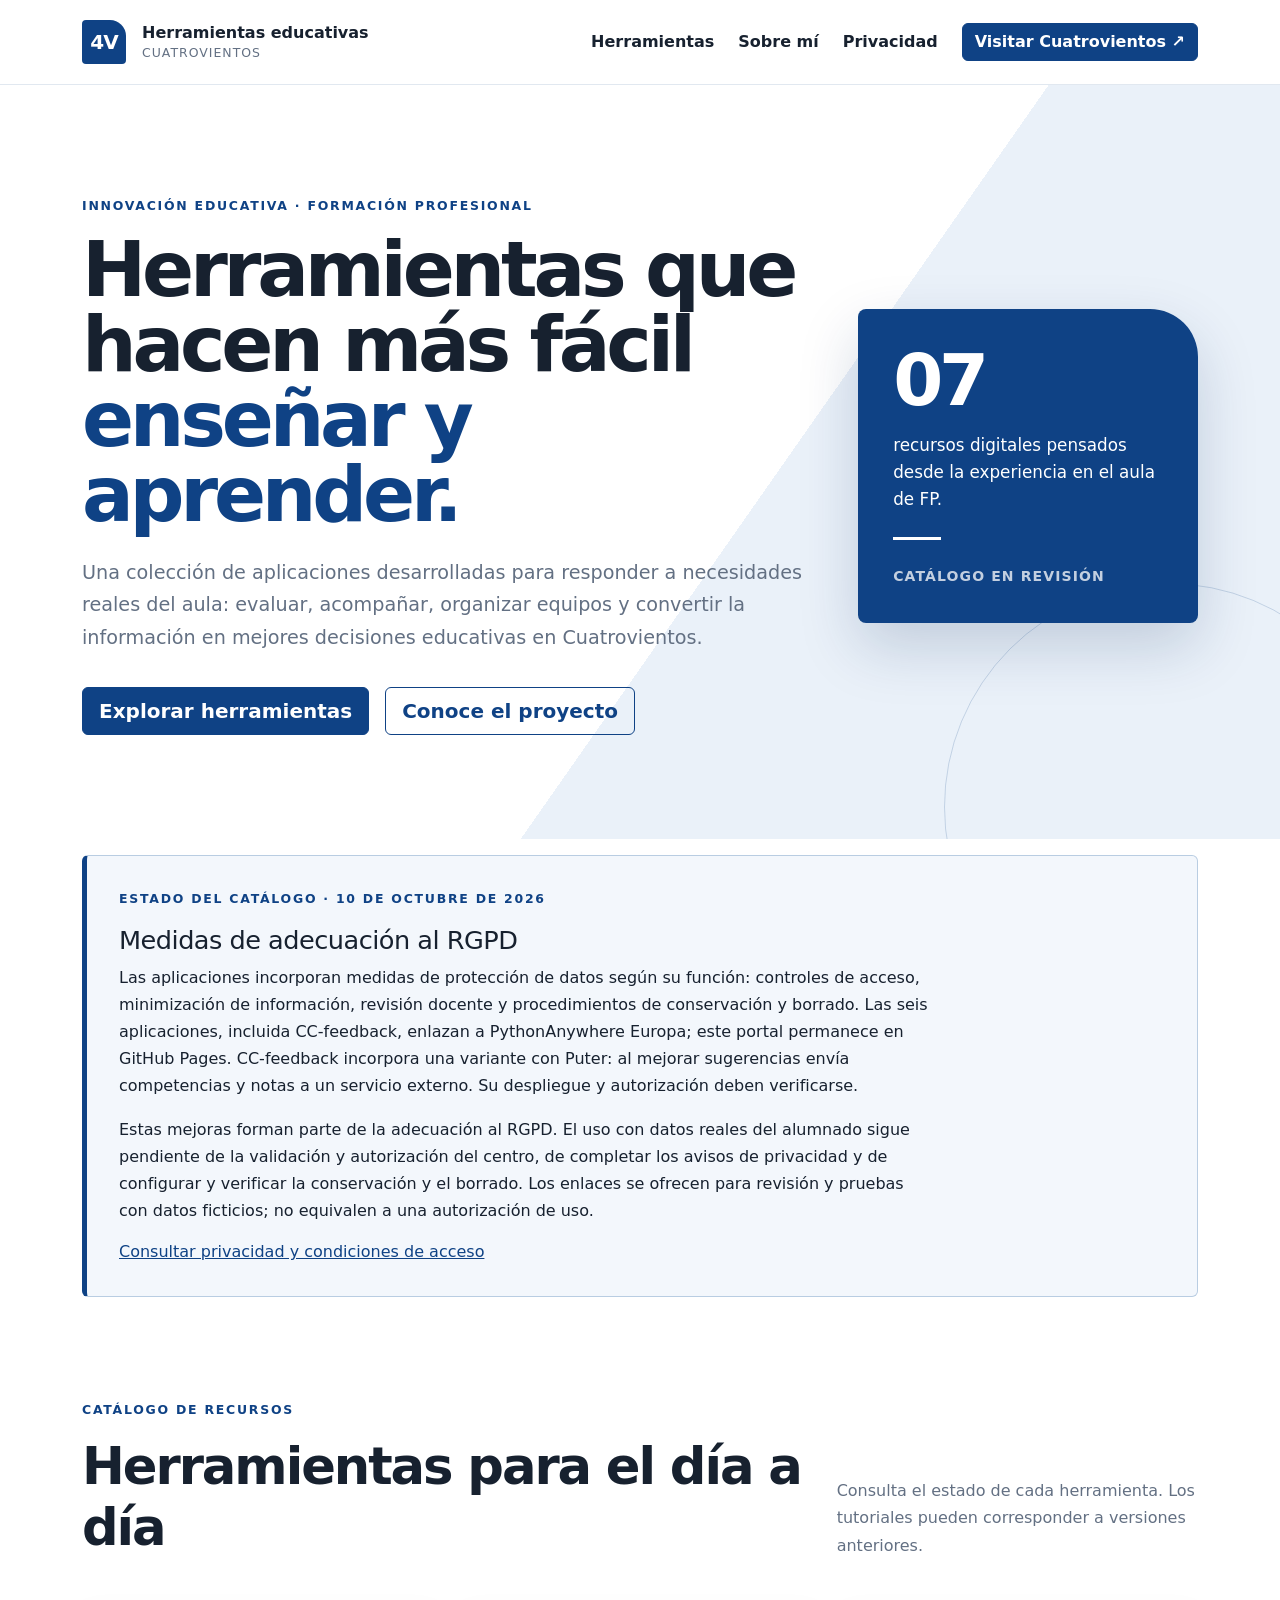
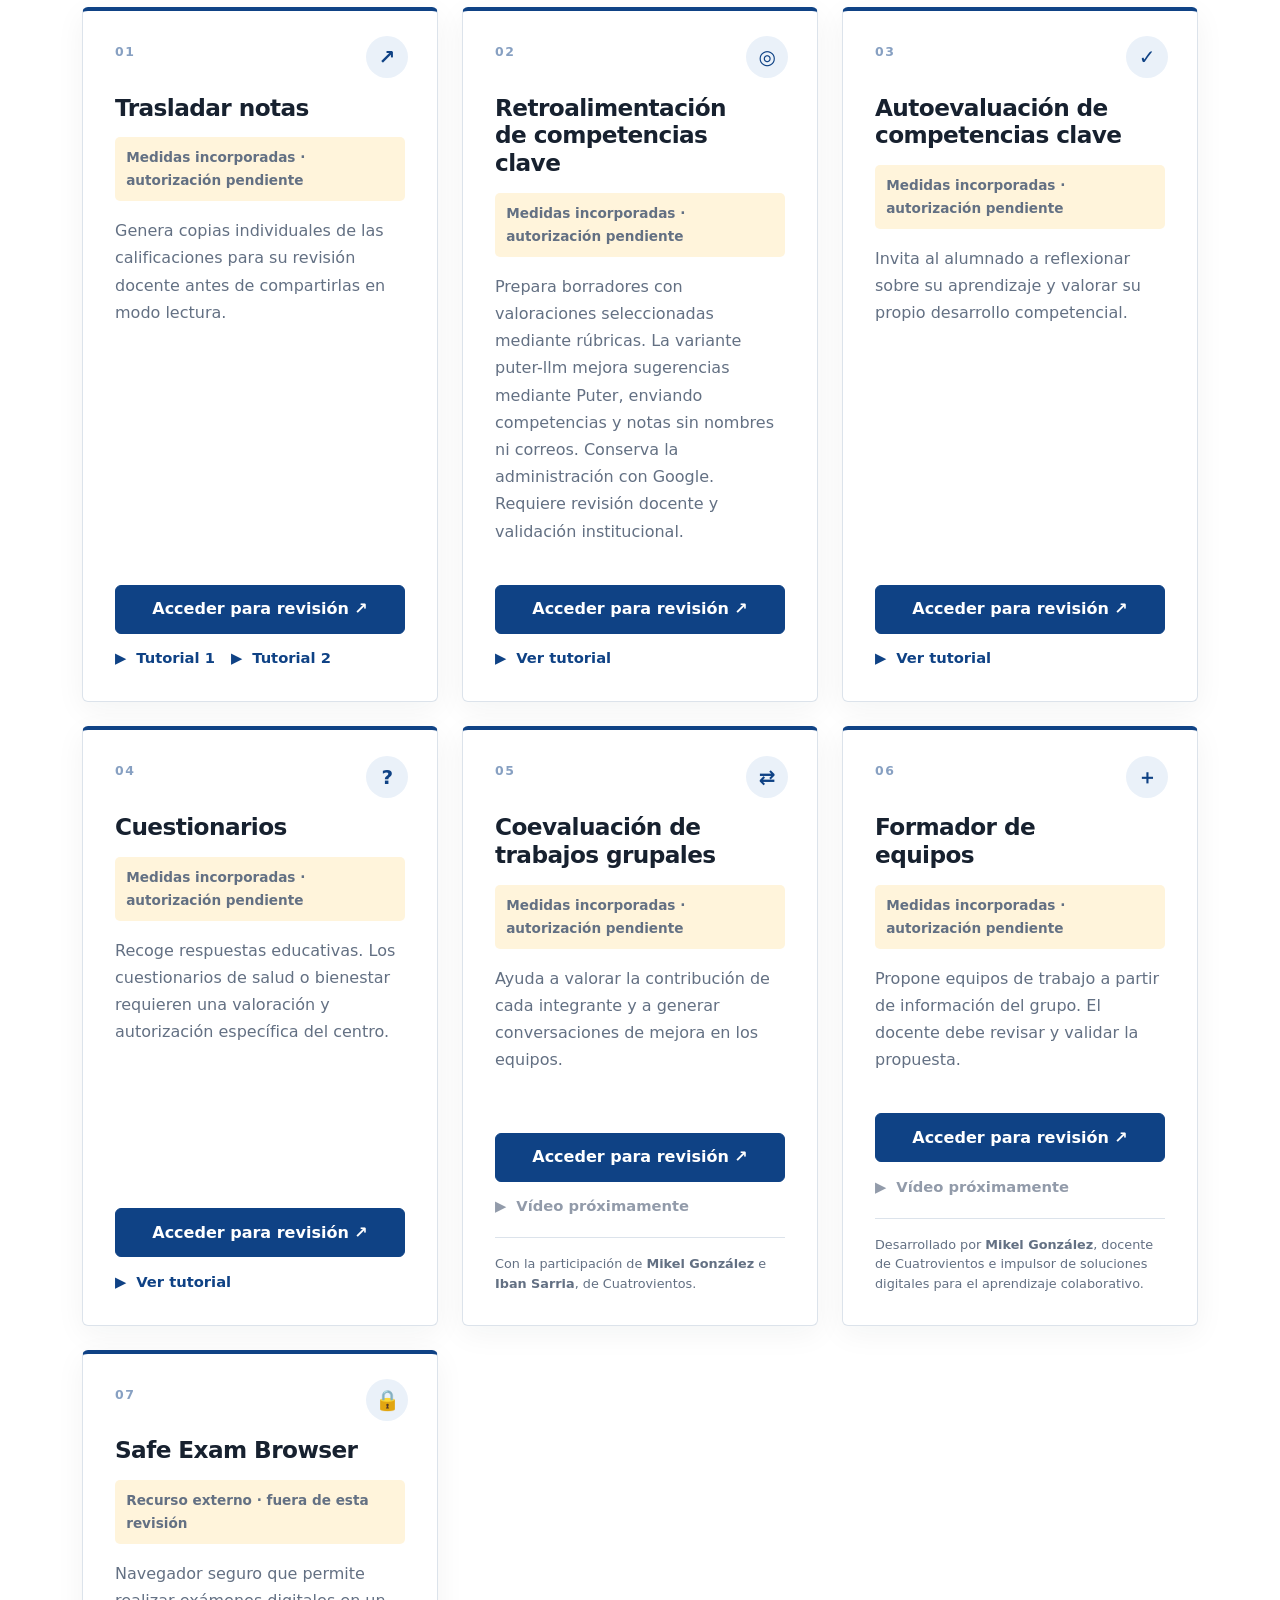
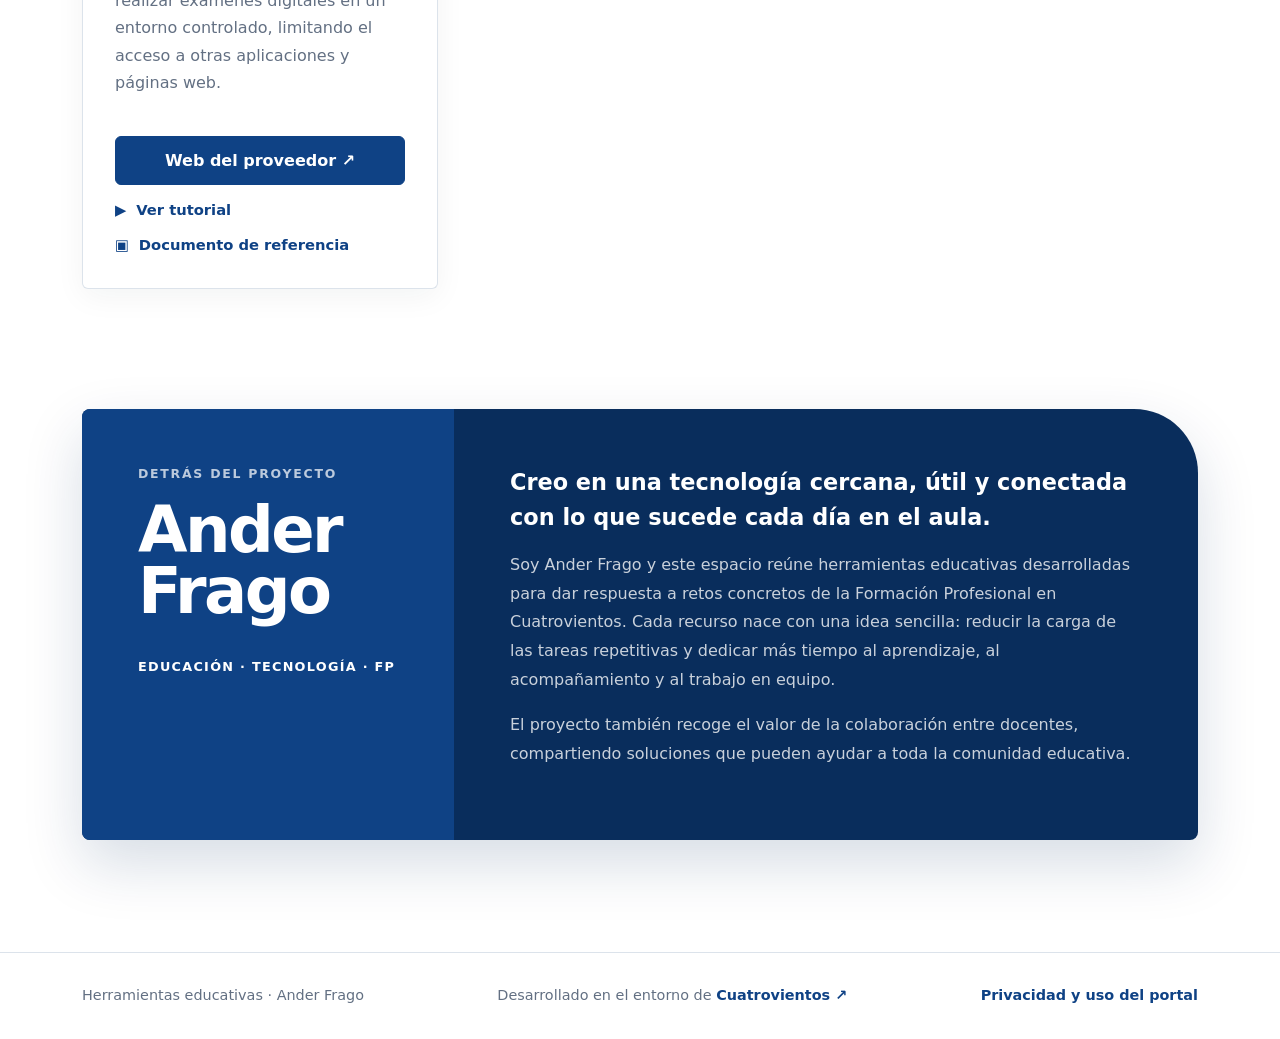
<file: index.html>
<!doctype html>
<html lang="es">

<head>
  <meta charset="utf-8">
  <meta name="viewport" content="width=device-width, initial-scale=1">
  <meta name="description"
    content="Herramientas digitales para la educación y la Formación Profesional desarrolladas en Cuatrovientos.">
  <meta name="referrer" content="no-referrer">
  <meta http-equiv="Content-Security-Policy" content="default-src 'self'; script-src 'self'; style-src 'self'; img-src 'self' data:; font-src 'self'; connect-src 'none'; object-src 'none'; base-uri 'none'; form-action 'none'">
  <meta name="theme-color" content="#0f4285">
  <title>Herramientas educativas · Cuatrovientos</title>
  <link rel="stylesheet" href="assets/vendor/bootstrap/bootstrap.min.css">
  <link rel="stylesheet" href="assets/css/styles.css">
</head>

<body>
  <a class="skip-link" href="#herramientas">Saltar a las herramientas</a>

  <header class="site-header sticky-top">
    <nav class="navbar navbar-expand-lg" aria-label="Navegación principal">
      <div class="container">
        <a class="navbar-brand d-flex align-items-center gap-3" href="#inicio" aria-label="Inicio">
          <span class="brand-mark" aria-hidden="true">4V</span>
          <span><strong>Herramientas educativas</strong><small>Cuatrovientos</small></span>
        </a>
        <button class="navbar-toggler" type="button" data-bs-toggle="collapse" data-bs-target="#mainNav"
          aria-controls="mainNav" aria-expanded="false" aria-label="Abrir menú">
          <span class="navbar-toggler-icon"></span>
        </button>
        <div class="collapse navbar-collapse" id="mainNav">
          <ul class="navbar-nav ms-auto align-items-lg-center gap-lg-2">
            <li class="nav-item"><a class="nav-link" href="#herramientas">Herramientas</a></li>
            <li class="nav-item"><a class="nav-link" href="#sobre-mi">Sobre mí</a></li>
            <li class="nav-item"><a class="nav-link" href="privacidad.html">Privacidad</a></li>
            <li class="nav-item"><a class="btn btn-primary ms-lg-2" href="https://www.cuatrovientos.org/"
                target="_blank" rel="noopener noreferrer">Visitar Cuatrovientos <span aria-hidden="true">↗</span></a>
            </li>
          </ul>
        </div>
      </div>
    </nav>
  </header>

  <main id="inicio">
    <section class="hero">
      <div class="container">
        <div class="row align-items-center g-5">
          <div class="col-lg-8">
            <p class="eyebrow">Innovación educativa · Formación Profesional</p>
            <h1>Herramientas que hacen más fácil <span>enseñar y aprender.</span></h1>
            <p class="hero-copy">Una colección de aplicaciones desarrolladas para responder a necesidades reales del
              aula: evaluar, acompañar, organizar equipos y convertir la información en mejores decisiones educativas en
              Cuatrovientos.</p>
            <div class="d-flex flex-wrap gap-3">
              <a class="btn btn-primary btn-lg" href="#herramientas">Explorar herramientas</a>
              <a class="btn btn-outline-primary btn-lg" href="#sobre-mi">Conoce el proyecto</a>
            </div>
          </div>
          <div class="col-lg-4">
            <aside class="hero-note" aria-label="Resumen del proyecto">
              <span class="hero-note-number">07</span>
              <p>recursos digitales pensados desde la experiencia en el aula de FP.</p>
              <div class="hero-note-rule"></div>
              <small>Catálogo en revisión</small>
            </aside>
          </div>
        </div>
      </div>
    </section>

    <section class="review-section" aria-labelledby="review-title">
      <div class="container">
        <div class="review-notice">
          <p class="eyebrow">Estado del catálogo · 10 de octubre de 2026</p>
          <h2 id="review-title">Medidas de adecuación al RGPD</h2>
          <p>Las aplicaciones incorporan medidas de protección de datos según su función: controles de acceso, minimización de información, revisión docente y procedimientos de conservación y borrado. Las seis aplicaciones, incluida CC-feedback, enlazan a PythonAnywhere Europa; este portal permanece en GitHub Pages. CC-feedback incorpora una variante con Puter: al mejorar sugerencias envía competencias y notas a un servicio externo. Su despliegue y autorización deben verificarse.</p>
          <p>Estas mejoras forman parte de la adecuación al RGPD. El uso con datos reales del alumnado sigue pendiente de la validación y autorización del centro, de completar los avisos de privacidad y de configurar y verificar la conservación y el borrado. Los enlaces se ofrecen para revisión y pruebas con datos ficticios; no equivalen a una autorización de uso.</p>
          <a href="privacidad.html">Consultar privacidad y condiciones de acceso</a>
        </div>
      </div>
    </section>

    <section class="tools-section" id="herramientas">
      <div class="container">
        <div class="section-heading row align-items-end g-3">
          <div class="col-lg-8">
            <p class="eyebrow">Catálogo de recursos</p>
            <h2>Herramientas para el día a día</h2>
          </div>
          <div class="col-lg-4">
            <p class="section-intro">Consulta el estado de cada herramienta. Los tutoriales pueden corresponder a versiones anteriores.
            </p>
          </div>
        </div>

        <div class="row g-4">
          <div class="col-md-6 col-xl-4">
            <article class="tool-card h-100">
              <div class="tool-number">01</div>
              <div class="tool-icon" aria-hidden="true">↗</div>
              <h3>Trasladar notas</h3>
              <p class="tool-status">Medidas incorporadas · autorización pendiente</p>
              <p>Genera copias individuales de las calificaciones para su revisión docente antes de compartirlas en modo lectura.</p>
              <div class="tool-actions">
                <a class="btn btn-primary" href="https://trasladarnotas.eu.pythonanywhere.com/" target="_blank" rel="noopener noreferrer">Acceder para revisión <span aria-hidden="true">↗</span></a>
                <a class="video-link" href="https://drive.google.com/open?id=1fG2mTaVDEqdZGYYdb9iMjsdJXSwMkXg1"
                  target="_blank" rel="noopener noreferrer"><span aria-hidden="true">▶</span> Tutorial 1</a>
                <a class="video-link" href="https://drive.google.com/open?id=11gkAU14xkc_9jdXdIKd8LXV0ZwuSZc7D"
                  target="_blank" rel="noopener noreferrer"><span aria-hidden="true">▶</span> Tutorial 2</a>
              </div>
            </article>
          </div>

          <div class="col-md-6 col-xl-4">
            <article class="tool-card h-100">
              <div class="tool-number">02</div>
              <div class="tool-icon" aria-hidden="true">◎</div>
              <h3>Retroalimentación de competencias clave</h3>
              <p class="tool-status">Medidas incorporadas · autorización pendiente</p>
              <p>Prepara borradores con valoraciones seleccionadas mediante rúbricas. La variante puter-llm mejora sugerencias mediante Puter, enviando competencias y notas sin nombres ni correos. Conserva la administración con Google. Requiere revisión docente y validación institucional.</p>
              <div class="tool-actions">
                <a class="btn btn-primary" href="https://ccfeedback.eu.pythonanywhere.com/" target="_blank" rel="noopener noreferrer">Acceder para revisión <span aria-hidden="true">↗</span></a>
                <a class="video-link" href="https://drive.google.com/open?id=1tjrzH6XLah9Ah1Yx10GaiMkNwZctap6p"
                  target="_blank" rel="noopener noreferrer"><span aria-hidden="true">▶</span> Ver tutorial</a>
              </div>
            </article>
          </div>

          <div class="col-md-6 col-xl-4">
            <article class="tool-card h-100">
              <div class="tool-number">03</div>
              <div class="tool-icon" aria-hidden="true">✓</div>
              <h3>Autoevaluación de competencias clave</h3>
              <p class="tool-status">Medidas incorporadas · autorización pendiente</p>
              <p>Invita al alumnado a reflexionar sobre su aprendizaje y valorar su propio desarrollo competencial.</p>
              <div class="tool-actions">
                <a class="btn btn-primary" href="https://competenciasclaveauto.eu.pythonanywhere.com/" target="_blank" rel="noopener noreferrer">Acceder para revisión <span aria-hidden="true">↗</span></a>
                <a class="video-link" href="https://drive.google.com/open?id=1KeabAqZYuDcyzgZPoeTScOvV4JOjujh7"
                  target="_blank" rel="noopener noreferrer"><span aria-hidden="true">▶</span> Ver tutorial</a>
              </div>
            </article>
          </div>

          <div class="col-md-6 col-xl-4">
            <article class="tool-card h-100">
              <div class="tool-number">04</div>
              <div class="tool-icon" aria-hidden="true">?</div>
              <h3>Cuestionarios</h3>
              <p class="tool-status">Medidas incorporadas · autorización pendiente</p>
              <p>Recoge respuestas educativas. Los cuestionarios de salud o bienestar requieren una valoración y autorización específica del centro.</p>
              <div class="tool-actions">
                <a class="btn btn-primary" href="https://cuestionarios4v.eu.pythonanywhere.com/acceso" target="_blank" rel="noopener noreferrer">Acceder para revisión <span aria-hidden="true">↗</span></a>
                <a class="video-link" href="https://drive.google.com/open?id=1bzIXFirZxd4jwTg6L_9GSG7ad6YKd5XA"
                  target="_blank" rel="noopener noreferrer"><span aria-hidden="true">▶</span> Ver tutorial</a>
              </div>
            </article>
          </div>

          <div class="col-md-6 col-xl-4">
            <article class="tool-card h-100">
              <div class="tool-number">05</div>
              <div class="tool-icon" aria-hidden="true">⇄</div>
              <h3>Coevaluación de trabajos grupales</h3>
              <p class="tool-status">Medidas incorporadas · autorización pendiente</p>
              <p>Ayuda a valorar la contribución de cada integrante y a generar conversaciones de mejora en los equipos.
              </p>
              <div class="tool-actions">
                <a class="btn btn-primary" href="https://coevaluacionequipos.eu.pythonanywhere.com/" target="_blank" rel="noopener noreferrer">Acceder para revisión <span aria-hidden="true">↗</span></a>
                <span class="video-link disabled" aria-disabled="true"><span aria-hidden="true">▶</span> Vídeo
                  próximamente</span>
              </div>
              <p class="credit">Con la participación de <strong>Mikel González</strong> e <strong>Iban Sarria</strong>,
                de Cuatrovientos.</p>
            </article>
          </div>

          <div class="col-md-6 col-xl-4">
            <article class="tool-card h-100">
              <div class="tool-number">06</div>
              <div class="tool-icon" aria-hidden="true">＋</div>
              <h3>Formador de equipos</h3>
              <p class="tool-status">Medidas incorporadas · autorización pendiente</p>
              <p>Propone equipos de trabajo a partir de información del grupo. El docente debe revisar y validar la propuesta.</p>
              <div class="tool-actions">
                <a class="btn btn-primary" href="https://formadorequipos.eu.pythonanywhere.com/" target="_blank" rel="noopener noreferrer">Acceder para revisión <span aria-hidden="true">↗</span></a>
                <span class="video-link disabled" aria-disabled="true"><span aria-hidden="true">▶</span> Vídeo
                  próximamente</span>
              </div>
              <p class="credit">Desarrollado por <strong>Mikel González</strong>, docente de Cuatrovientos e impulsor de
                soluciones digitales para el aprendizaje colaborativo.</p>
            </article>
          </div>


          <div class="col-md-6 col-xl-4">
            <article class="tool-card h-100">
              <div class="tool-number">07</div>
              <div class="tool-icon" aria-hidden="true">🔒</div>

              <h3>Safe Exam Browser</h3>
              <p class="tool-status">Recurso externo · fuera de esta revisión</p>

              <p>
                Navegador seguro que permite realizar exámenes digitales en un entorno
                controlado, limitando el acceso a otras aplicaciones y páginas web.
              </p>

              <div class="tool-actions">
                <a class="btn btn-primary" href="https://safeexambrowser.org/" target="_blank"
                  rel="noopener noreferrer">
                  Web del proveedor <span aria-hidden="true">↗</span>
                </a>

                <a class="video-link" href="https://drive.google.com/open?id=1r8LbRd3jm_chCrt4Pv-xUFAHxD7cOhKw"
                  target="_blank" rel="noopener noreferrer">
                  <span aria-hidden="true">▶</span> Ver tutorial
                </a>

                <a class="video-link" href="https://drive.google.com/open?id=15xKRrDKAT6JiMTr4L61_4ZK3HmIQNtwE"
                  target="_blank" rel="noopener noreferrer">
                  <span aria-hidden="true">▣</span> Documento de referencia
                </a>
              </div>
            </article>
          </div>
        </div>
      </div>
    </section>

    <section class="about-section" id="sobre-mi">
      <div class="container">
        <div class="about-panel row g-0 align-items-stretch">
          <div class="col-lg-4 about-name">
            <p class="eyebrow">Detrás del proyecto</p>
            <h2>Ander<br>Frago</h2>
            <span>Educación · Tecnología · FP</span>
          </div>
          <div class="col-lg-8 about-copy">
            <p class="lead">Creo en una tecnología cercana, útil y conectada con lo que sucede cada día en el aula.</p>
            <p>Soy Ander Frago y este espacio reúne herramientas educativas desarrolladas para dar respuesta a retos
              concretos de la Formación Profesional en Cuatrovientos. Cada recurso nace con una idea sencilla: reducir
              la carga de las tareas repetitivas y dedicar más tiempo al aprendizaje, al acompañamiento y al trabajo en
              equipo.</p>
            <p>El proyecto también recoge el valor de la colaboración entre docentes, compartiendo soluciones que pueden
              ayudar a toda la comunidad educativa.</p>
          </div>
        </div>
      </div>
    </section>
  </main>

  <footer class="site-footer">
    <div class="container d-flex flex-column flex-md-row justify-content-between align-items-md-center gap-3">
      <p>Herramientas educativas · Ander Frago</p>
      <p>Desarrollado en el entorno de <a href="https://www.cuatrovientos.org/" target="_blank"
          rel="noopener noreferrer">Cuatrovientos <span aria-hidden="true">↗</span></a></p>
      <p><a href="privacidad.html">Privacidad y uso del portal</a></p>
    </div>
  </footer>

  <script src="assets/vendor/bootstrap/bootstrap.bundle.min.js"></script>
</body>

</html>
</file>
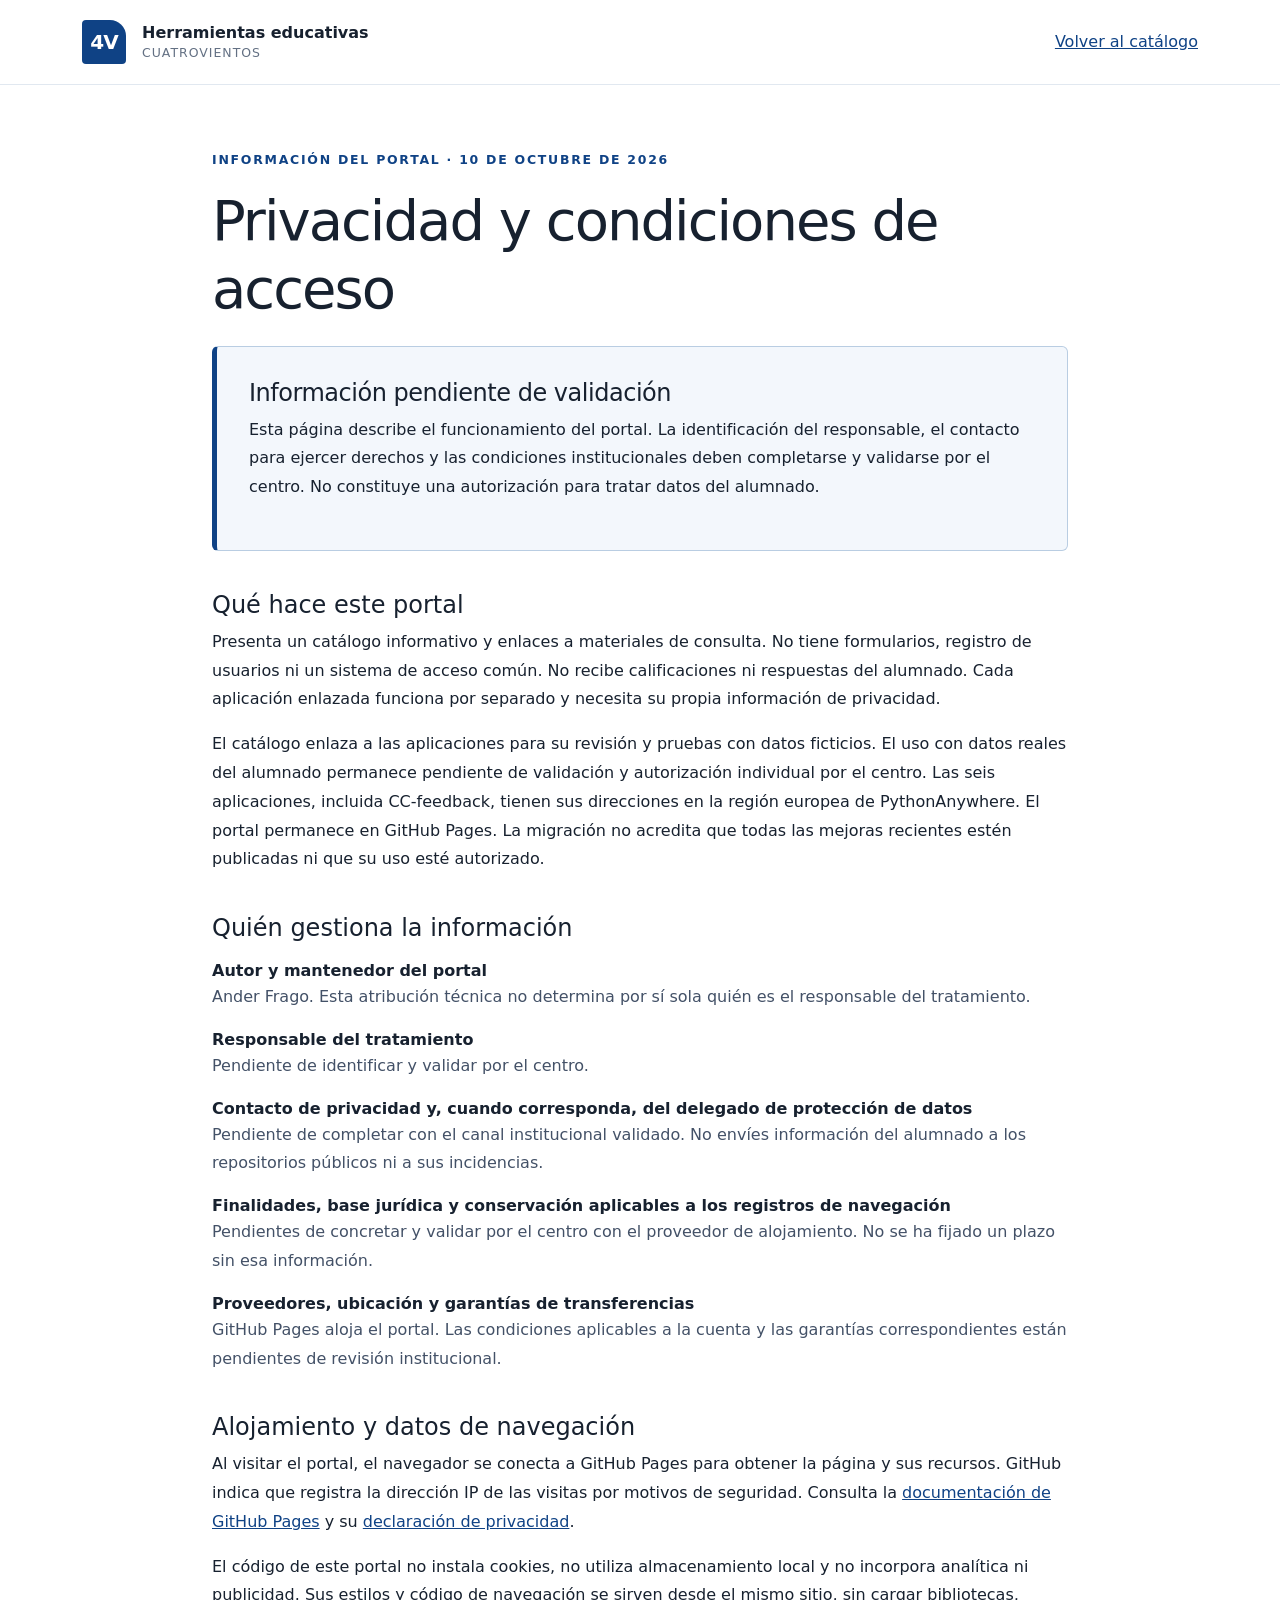
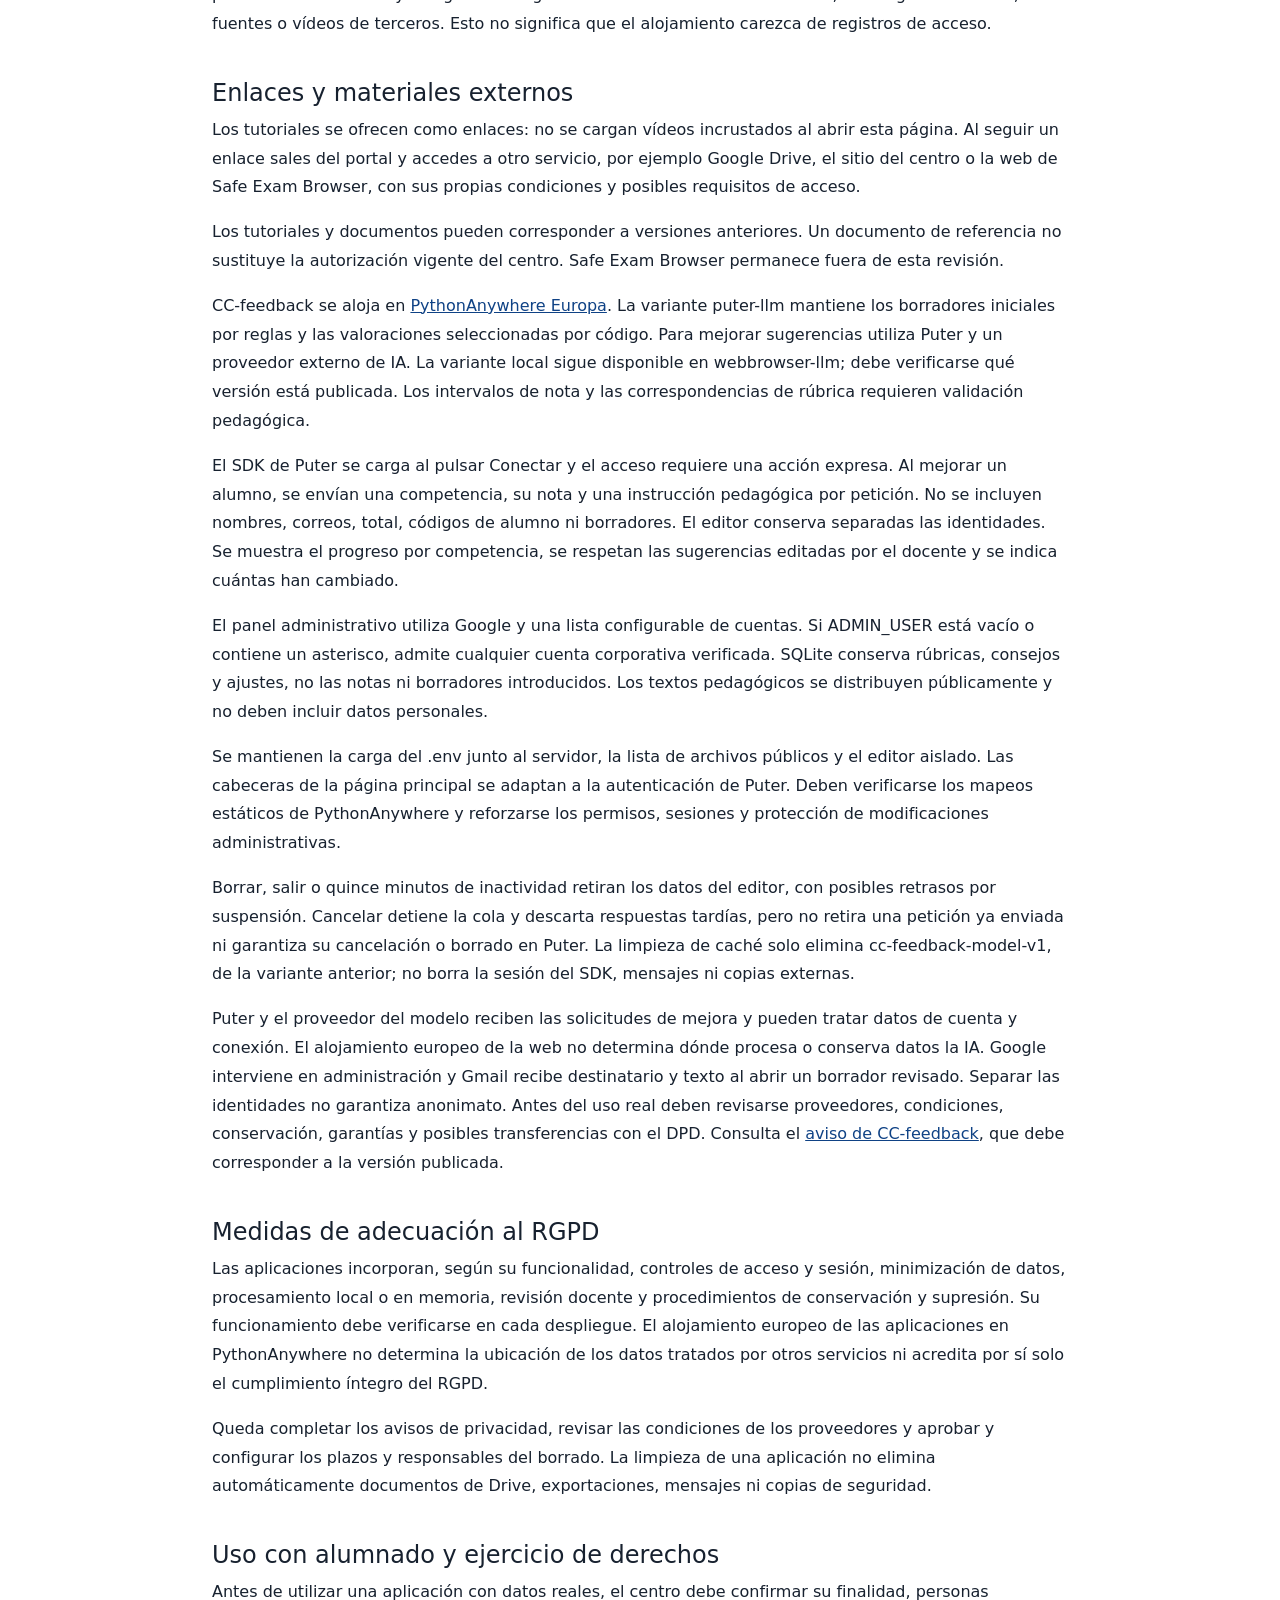
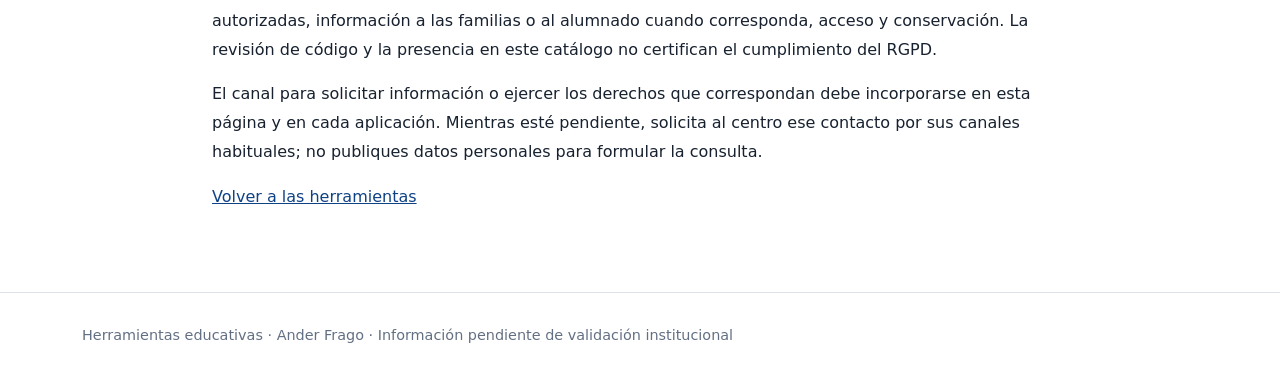
<file: privacidad.html>
<!doctype html>
<html lang="es">
<head>
  <meta charset="utf-8">
  <meta name="viewport" content="width=device-width, initial-scale=1">
  <meta name="description" content="Información sobre privacidad, alojamiento y estado de revisión del portal de herramientas educativas.">
  <meta name="referrer" content="no-referrer">
  <meta http-equiv="Content-Security-Policy" content="default-src 'self'; script-src 'self'; style-src 'self'; img-src 'self' data:; font-src 'self'; connect-src 'none'; object-src 'none'; base-uri 'none'; form-action 'none'">
  <title>Privacidad · Herramientas educativas Cuatrovientos</title>
  <link rel="stylesheet" href="assets/vendor/bootstrap/bootstrap.min.css">
  <link rel="stylesheet" href="assets/css/styles.css">
</head>
<body>
  <a class="skip-link" href="#contenido">Saltar al contenido</a>
  <header class="site-header">
    <nav class="navbar" aria-label="Navegación principal">
      <div class="container">
        <a class="navbar-brand d-flex align-items-center gap-3" href="index.html">
          <span class="brand-mark" aria-hidden="true">4V</span>
          <span><strong>Herramientas educativas</strong><small>Cuatrovientos</small></span>
        </a>
        <a href="index.html#herramientas">Volver al catálogo</a>
      </div>
    </nav>
  </header>
  <main id="contenido" class="container privacy-main">
    <p class="eyebrow">Información del portal · 10 de octubre de 2026</p>
    <h1>Privacidad y condiciones de acceso</h1>
    <div class="review-notice mt-4">
      <h2 class="mt-0">Información pendiente de validación</h2>
      <p>Esta página describe el funcionamiento del portal. La identificación del responsable, el contacto para ejercer derechos y las condiciones institucionales deben completarse y validarse por el centro. No constituye una autorización para tratar datos del alumnado.</p>
    </div>

    <h2>Qué hace este portal</h2>
    <p>Presenta un catálogo informativo y enlaces a materiales de consulta. No tiene formularios, registro de usuarios ni un sistema de acceso común. No recibe calificaciones ni respuestas del alumnado. Cada aplicación enlazada funciona por separado y necesita su propia información de privacidad.</p>
    <p>El catálogo enlaza a las aplicaciones para su revisión y pruebas con datos ficticios. El uso con datos reales del alumnado permanece pendiente de validación y autorización individual por el centro. Las seis aplicaciones, incluida CC-feedback, tienen sus direcciones en la región europea de PythonAnywhere. El portal permanece en GitHub Pages. La migración no acredita que todas las mejoras recientes estén publicadas ni que su uso esté autorizado.</p>

    <h2>Quién gestiona la información</h2>
    <dl>
      <dt>Autor y mantenedor del portal</dt><dd>Ander Frago. Esta atribución técnica no determina por sí sola quién es el responsable del tratamiento.</dd>
      <dt>Responsable del tratamiento</dt><dd>Pendiente de identificar y validar por el centro.</dd>
      <dt>Contacto de privacidad y, cuando corresponda, del delegado de protección de datos</dt><dd>Pendiente de completar con el canal institucional validado. No envíes información del alumnado a los repositorios públicos ni a sus incidencias.</dd>
      <dt>Finalidades, base jurídica y conservación aplicables a los registros de navegación</dt><dd>Pendientes de concretar y validar por el centro con el proveedor de alojamiento. No se ha fijado un plazo sin esa información.</dd>
      <dt>Proveedores, ubicación y garantías de transferencias</dt><dd>GitHub Pages aloja el portal. Las condiciones aplicables a la cuenta y las garantías correspondientes están pendientes de revisión institucional.</dd>
    </dl>

    <h2>Alojamiento y datos de navegación</h2>
    <p>Al visitar el portal, el navegador se conecta a GitHub Pages para obtener la página y sus recursos. GitHub indica que registra la dirección IP de las visitas por motivos de seguridad. Consulta la <a href="https://docs.github.com/en/pages/getting-started-with-github-pages/what-is-github-pages" target="_blank" rel="noopener noreferrer">documentación de GitHub Pages</a> y su <a href="https://docs.github.com/en/site-policy/privacy-policies/github-general-privacy-statement" target="_blank" rel="noopener noreferrer">declaración de privacidad</a>.</p>
    <p>El código de este portal no instala cookies, no utiliza almacenamiento local y no incorpora analítica ni publicidad. Sus estilos y código de navegación se sirven desde el mismo sitio, sin cargar bibliotecas, fuentes o vídeos de terceros. Esto no significa que el alojamiento carezca de registros de acceso.</p>

    <h2>Enlaces y materiales externos</h2>
    <p>Los tutoriales se ofrecen como enlaces: no se cargan vídeos incrustados al abrir esta página. Al seguir un enlace sales del portal y accedes a otro servicio, por ejemplo Google Drive, el sitio del centro o la web de Safe Exam Browser, con sus propias condiciones y posibles requisitos de acceso.</p>
    <p>Los tutoriales y documentos pueden corresponder a versiones anteriores. Un documento de referencia no sustituye la autorización vigente del centro. Safe Exam Browser permanece fuera de esta revisión.</p>
    <p>CC-feedback se aloja en <a href="https://ccfeedback.eu.pythonanywhere.com/" target="_blank" rel="noopener noreferrer">PythonAnywhere Europa</a>. La variante puter-llm mantiene los borradores iniciales por reglas y las valoraciones seleccionadas por código. Para mejorar sugerencias utiliza Puter y un proveedor externo de IA. La variante local sigue disponible en webbrowser-llm; debe verificarse qué versión está publicada. Los intervalos de nota y las correspondencias de rúbrica requieren validación pedagógica.</p>
    <p>El SDK de Puter se carga al pulsar Conectar y el acceso requiere una acción expresa. Al mejorar un alumno, se envían una competencia, su nota y una instrucción pedagógica por petición. No se incluyen nombres, correos, total, códigos de alumno ni borradores. El editor conserva separadas las identidades. Se muestra el progreso por competencia, se respetan las sugerencias editadas por el docente y se indica cuántas han cambiado.</p>
    <p>El panel administrativo utiliza Google y una lista configurable de cuentas. Si ADMIN_USER está vacío o contiene un asterisco, admite cualquier cuenta corporativa verificada. SQLite conserva rúbricas, consejos y ajustes, no las notas ni borradores introducidos. Los textos pedagógicos se distribuyen públicamente y no deben incluir datos personales.</p>
    <p>Se mantienen la carga del .env junto al servidor, la lista de archivos públicos y el editor aislado. Las cabeceras de la página principal se adaptan a la autenticación de Puter. Deben verificarse los mapeos estáticos de PythonAnywhere y reforzarse los permisos, sesiones y protección de modificaciones administrativas.</p>
    <p>Borrar, salir o quince minutos de inactividad retiran los datos del editor, con posibles retrasos por suspensión. Cancelar detiene la cola y descarta respuestas tardías, pero no retira una petición ya enviada ni garantiza su cancelación o borrado en Puter. La limpieza de caché solo elimina cc-feedback-model-v1, de la variante anterior; no borra la sesión del SDK, mensajes ni copias externas.</p>
    <p>Puter y el proveedor del modelo reciben las solicitudes de mejora y pueden tratar datos de cuenta y conexión. El alojamiento europeo de la web no determina dónde procesa o conserva datos la IA. Google interviene en administración y Gmail recibe destinatario y texto al abrir un borrador revisado. Separar las identidades no garantiza anonimato. Antes del uso real deben revisarse proveedores, condiciones, conservación, garantías y posibles transferencias con el DPD. Consulta el <a href="https://ccfeedback.eu.pythonanywhere.com/privacidad.html" target="_blank" rel="noopener noreferrer">aviso de CC-feedback</a>, que debe corresponder a la versión publicada.</p>

    <h2>Medidas de adecuación al RGPD</h2>
    <p>Las aplicaciones incorporan, según su funcionalidad, controles de acceso y sesión, minimización de datos, procesamiento local o en memoria, revisión docente y procedimientos de conservación y supresión. Su funcionamiento debe verificarse en cada despliegue. El alojamiento europeo de las aplicaciones en PythonAnywhere no determina la ubicación de los datos tratados por otros servicios ni acredita por sí solo el cumplimiento íntegro del RGPD.</p>
    <p>Queda completar los avisos de privacidad, revisar las condiciones de los proveedores y aprobar y configurar los plazos y responsables del borrado. La limpieza de una aplicación no elimina automáticamente documentos de Drive, exportaciones, mensajes ni copias de seguridad.</p>

    <h2>Uso con alumnado y ejercicio de derechos</h2>
    <p>Antes de utilizar una aplicación con datos reales, el centro debe confirmar su finalidad, personas autorizadas, información a las familias o al alumnado cuando corresponda, acceso y conservación. La revisión de código y la presencia en este catálogo no certifican el cumplimiento del RGPD.</p>
    <p>El canal para solicitar información o ejercer los derechos que correspondan debe incorporarse en esta página y en cada aplicación. Mientras esté pendiente, solicita al centro ese contacto por sus canales habituales; no publiques datos personales para formular la consulta.</p>
    <p><a href="index.html#herramientas">Volver a las herramientas</a></p>
  </main>
  <footer class="site-footer"><div class="container"><p>Herramientas educativas · Ander Frago · Información pendiente de validación institucional</p></div></footer>
</body>
</html>
</file>
<file: assets/css/styles.css>
:root{--primary: #0f4285;--primary-dark: #092d5c;--primary-light: #eaf1f9;--ink: #17212f;--muted: #637083;--border: #dce3eb}html{scroll-behavior:smooth}body{margin:0;color:#17212f;background:#fff;font-family:"Segoe UI",SegoeUI,system-ui,-apple-system,BlinkMacSystemFont,sans-serif;-webkit-font-smoothing:antialiased}a{color:#0f4285}.skip-link{position:fixed;z-index:2000;top:-5rem;left:1rem;padding:.75rem 1rem;color:#fff;background:#092d5c;transition:top .2s ease}.skip-link:focus{top:1rem}.site-header{background:rgba(255,255,255,.96);border-bottom:1px solid rgba(15,66,133,.12);backdrop-filter:blur(14px)}.site-header .navbar{min-height:84px}.site-header .navbar-brand{color:#17212f}.site-header .navbar-brand span:last-child{display:grid;line-height:1.1}.site-header .navbar-brand strong{font-size:1rem}.site-header .navbar-brand small{margin-top:.25rem;color:#637083;font-size:.78rem;letter-spacing:.08em;text-transform:uppercase}.site-header .nav-link{color:#17212f;font-weight:600}.site-header .nav-link:hover,.site-header .nav-link:focus{color:#0f4285}.brand-mark{display:grid;width:44px;height:44px;place-items:center;color:#fff;background:#0f4285;border-radius:4px 16px 4px 4px;font-weight:800;letter-spacing:-0.05em}.btn{border-radius:6px;font-weight:700;transition:transform .2s ease,box-shadow .2s ease,background-color .2s ease}.btn-primary{background-color:#0f4285;border-color:#0f4285}.btn-primary:hover,.btn-primary:focus{background-color:#092d5c;border-color:#092d5c;box-shadow:0 8px 20px rgba(15,66,133,.18);transform:translateY(-1px)}.btn-outline-primary{color:#0f4285;border-color:#0f4285}.btn-outline-primary:hover,.btn-outline-primary:focus{background-color:#0f4285;border-color:#0f4285}.hero{position:relative;overflow:hidden;padding:7rem 0 6.5rem;background:linear-gradient(125deg, #fff 0%, #fff 58%, #eaf1f9 58%)}.hero::after{content:"";position:absolute;right:-7rem;bottom:-12rem;width:28rem;height:28rem;border:1px solid rgba(15,66,133,.18);border-radius:50%}.hero h1{max-width:850px;margin:0 0 1.5rem;font-size:clamp(3rem,6vw,5.6rem);font-weight:750;letter-spacing:-0.055em;line-height:.98}.hero h1 span{color:#0f4285}.eyebrow{margin-bottom:1rem;color:#0f4285;font-size:.78rem;font-weight:800;letter-spacing:.14em;text-transform:uppercase}.hero-copy{max-width:760px;margin-bottom:2rem;color:#637083;font-size:1.2rem;line-height:1.7}.hero-note{position:relative;z-index:1;padding:2.2rem;color:#fff;background:#0f4285;border-radius:8px 48px 8px 8px;box-shadow:0 24px 60px rgba(9,45,92,.18)}.hero-note-number{display:block;font-size:4.5rem;font-weight:800;letter-spacing:-0.06em;line-height:1}.hero-note p{margin:1rem 0 1.5rem;font-size:1.05rem;line-height:1.6}.hero-note-rule{width:3rem;height:3px;margin-bottom:1.5rem;background:#fff}.hero-note small{opacity:.75;font-weight:700;letter-spacing:.08em;text-transform:uppercase}.tools-section{padding:6.5rem 0}.section-heading{margin-bottom:3rem}.section-heading h2,.about-section h2{margin:0;font-size:clamp(2.3rem,4vw,3.7rem);font-weight:750;letter-spacing:-0.04em}.section-intro{margin:0;color:#637083;line-height:1.7}.tool-card{position:relative;display:flex;flex-direction:column;min-height:410px;padding:2rem;overflow:hidden;background:#fff;border:1px solid #dce3eb;border-top:4px solid #0f4285;border-radius:6px;box-shadow:0 8px 30px rgba(23,33,47,.05);transition:transform .25s ease,box-shadow .25s ease,border-color .25s ease}.tool-card:hover{border-color:rgba(15,66,133,.55);box-shadow:0 20px 50px rgba(23,33,47,.1);transform:translateY(-6px)}.tool-card h3{max-width:88%;margin:2rem 0 1rem;font-size:1.45rem;font-weight:750;letter-spacing:-0.025em}.tool-card>p:not(.credit){color:#637083;line-height:1.7}.tool-number{color:rgba(15,66,133,.5);font-size:.78rem;font-weight:800;letter-spacing:.12em}.tool-icon{position:absolute;top:1.6rem;right:1.8rem;display:grid;width:42px;height:42px;place-items:center;color:#0f4285;background:#eaf1f9;border-radius:50%;font-size:1.25rem;font-weight:700}.tool-actions{display:flex;flex-wrap:wrap;align-items:center;gap:.85rem 1rem;margin-top:auto;padding-top:1.5rem}.tool-actions .btn{flex-basis:100%;padding:.72rem 1rem}.video-link{font-size:.92rem;font-weight:700;text-decoration:none}.video-link span{margin-right:.3rem}.video-link:hover{text-decoration:underline}.video-link.disabled{color:#929baa;cursor:default}.credit{margin:1.25rem 0 0;padding-top:1rem;color:#637083;border-top:1px solid #dce3eb;font-size:.8rem;line-height:1.5}.about-section{padding:1rem 0 7rem}.about-panel{overflow:hidden;background:#092d5c;border-radius:8px 64px 8px 8px;box-shadow:0 24px 60px rgba(9,45,92,.16)}.about-name{padding:3.5rem;color:#fff;background:#0f4285}.about-name .eyebrow{color:rgba(255,255,255,.72)}.about-name h2{margin-bottom:2rem;font-size:clamp(3rem,5vw,4.7rem);line-height:.95}.about-name span{font-size:.8rem;font-weight:700;letter-spacing:.1em;text-transform:uppercase}.about-copy{padding:3.5rem;color:rgba(255,255,255,.78)}.about-copy .lead{color:#fff;font-size:1.4rem;font-weight:600;line-height:1.55}.about-copy p{max-width:760px;line-height:1.8}.site-footer{padding:2rem 0;color:#637083;border-top:1px solid #dce3eb;font-size:.9rem}.site-footer p{margin:0}.site-footer a{font-weight:700;text-decoration:none}@media(max-width: 991.98px){.site-header .navbar-collapse{padding:1rem 0}.hero{padding:5rem 0;background:linear-gradient(160deg, #fff 0%, #fff 68%, #eaf1f9 68%)}.hero-note{max-width:420px}}@media(max-width: 575.98px){.site-header .navbar{min-height:72px}.site-header .navbar-brand strong{font-size:.9rem}.hero{padding:4rem 0}.hero h1{font-size:3rem}.hero-copy{font-size:1.05rem}.tools-section{padding:4.5rem 0}.tool-card{min-height:390px;padding:1.5rem}.about-name,.about-copy{padding:2.2rem 1.5rem}}@media(prefers-reduced-motion: reduce){html{scroll-behavior:auto}*,*::before,*::after{scroll-behavior:auto !important;transition-duration:.01ms !important}}
/* Estado de revisión y aviso de privacidad. */
.review-section{padding:1rem 0 0}.review-notice{padding:2rem;border:1px solid #b9cde2;border-left:5px solid #0f4285;border-radius:6px;background:#f3f7fc}.review-notice h2{font-size:1.6rem;letter-spacing:-.02em}.review-notice p{max-width:80ch;line-height:1.7}.review-notice p:last-of-type{margin-bottom:1rem}.tool-card .tool-status{font-size:.85rem;font-weight:700;color:#684400;background:#fff4db;border-radius:5px;padding:.55rem .7rem;line-height:1.5}.access-paused{flex-basis:100%;display:block;padding:.72rem 1rem;background:#edf0f4;color:#435167;border:1px solid #cbd4df;border-radius:6px;text-align:center;font-weight:700}.privacy-main{max-width:880px;padding-top:4rem;padding-bottom:4rem}.privacy-main h1{font-size:clamp(2rem,5vw,3.5rem);letter-spacing:-.035em}.privacy-main h2{font-size:1.5rem;margin-top:2.5rem}.privacy-main p,.privacy-main li,.privacy-main dd{line-height:1.8}.privacy-main dt{margin-top:1rem}.privacy-main dd{margin-left:0;color:#435167}.privacy-main a{overflow-wrap:anywhere}:focus-visible{outline:3px solid #a95700;outline-offset:4px}section[id]{scroll-margin-top:100px}@media(max-width:575.98px){.review-notice{padding:1.4rem}.navbar-brand{white-space:normal;max-width:calc(100% - 75px)}.privacy-main{padding-top:2.5rem}.tool-card h3{max-width:100%}}
</file>
